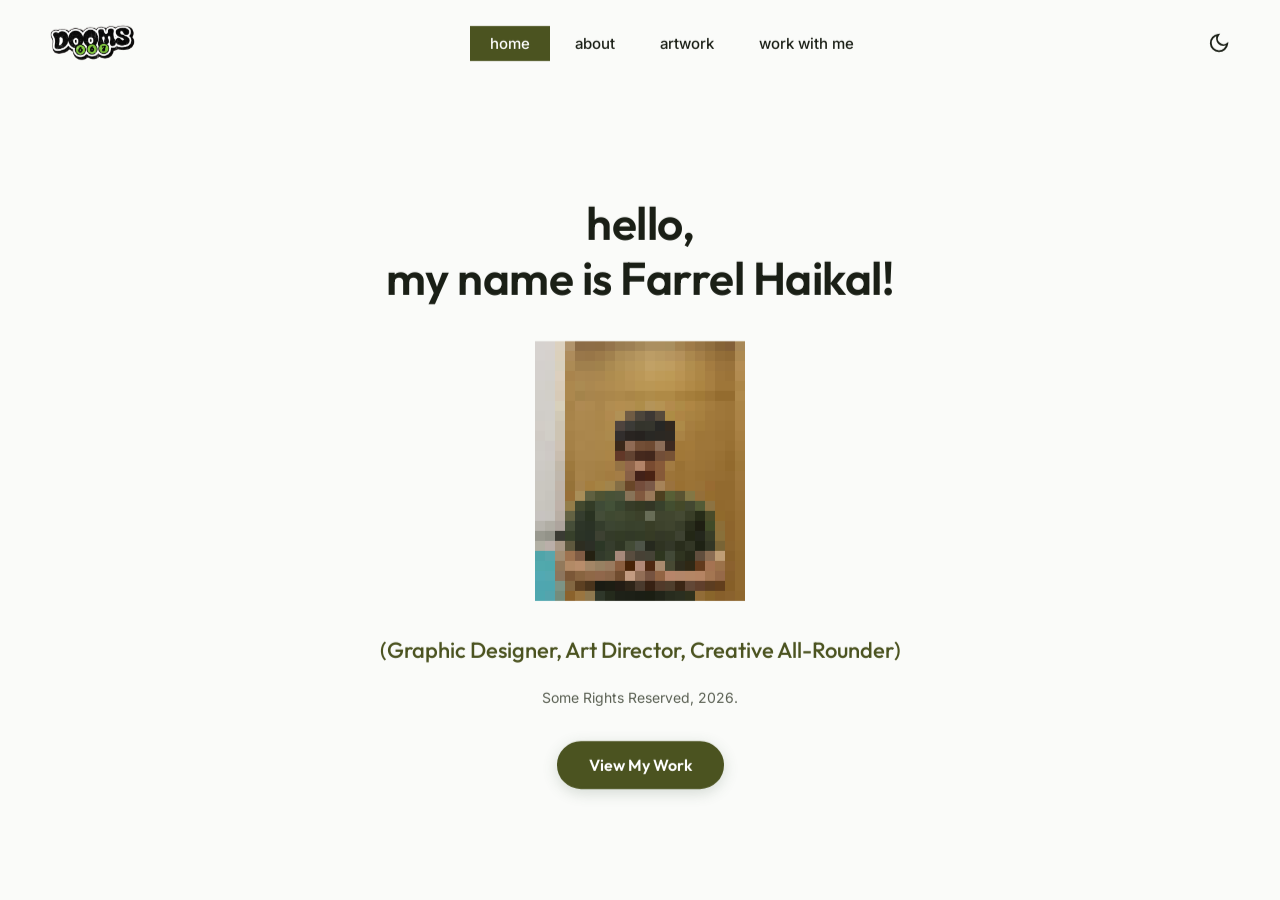
<file: index.html>
<!DOCTYPE html>
<html lang="id">
<head>
    <meta charset="UTF-8">
    <meta name="viewport" content="width=device-width, initial-scale=1.0">
    <title>Farrel Haikal - Portofolio</title>
    
    <!-- Kode untuk memanggil Favicon -->
    <link rel="icon" type="image/png" href="favicon.png">
    <meta name="view-transition" content="same-origin">
    <link href="https://fonts.googleapis.com/css2?family=Inter:wght@400;500&family=Outfit:wght@400;600;800&display=swap" rel="stylesheet">
    <link rel="stylesheet" href="style.css">
</head>
<body>
    <script>
        if (localStorage.getItem('theme') === 'dark') {
            document.body.classList.add('dark-mode');
        }
    </script>
    <nav class="navbar">
        <div class="logo">
            <a href="index.html">
                <img src="img/logo-dooms.png" alt="Dooms Logo" class="nav-logo">
            </a>
        </div>
        <ul class="nav-links">
            <li><a href="index.html" class="active">home</a></li>
            <li><a href="about.html">about</a></li>
            <li><a href="artwork.html">artwork</a></li>
            <li><a href="contact.html">work with me</a></li>
        </ul>
        <!-- Tombol Dark Mode Toggle -->
        <div class="theme-toggle" id="theme-toggle" style="cursor: pointer; display: flex; align-items: center; color: var(--nav-text);">
            <!-- Ikon Bulan (Untuk mode terang) -->
            <svg id="moon-icon" width="22" height="22" viewBox="0 0 24 24" fill="none" stroke="currentColor" stroke-width="2">
                <path d="M21 12.79A9 9 0 1 1 11.21 3 7 7 0 0 0 21 12.79z"></path>
            </svg>
            <!-- Ikon Matahari (Untuk mode gelap - disembunyikan awalnya) -->
            <svg id="sun-icon" width="22" height="22" viewBox="0 0 24 24" fill="none" stroke="currentColor" stroke-width="2" style="display: none;">
                <circle cx="12" cy="12" r="5"></circle>
                <line x1="12" y1="1" x2="12" y2="3"></line>
                <line x1="12" y1="21" x2="12" y2="23"></line>
                <line x1="4.22" y1="4.22" x2="5.64" y2="5.64"></line>
                <line x1="18.36" y1="18.36" x2="19.78" y2="19.78"></line>
                <line x1="1" y1="12" x2="3" y2="12"></line>
                <line x1="21" y1="12" x2="23" y2="12"></line>
                <line x1="4.22" y1="19.78" x2="5.64" y2="18.36"></line>
                <line x1="18.36" y1="5.64" x2="19.78" y2="4.22"></line>
            </svg>
        </div>
    </nav>

    <main class="main-content">
        <div class="intro-text">
            <h1>hello,<br>my name is Farrel Haikal!</h1>
        </div>

        <div class="profile-image-container">
            <canvas id="pixel-avatar"></canvas>
        </div>

        <div class="details">
            <p class="role">(Graphic Designer, Art Director, Creative All-Rounder)</p>
            <p class="copyright">Some Rights Reserved, 2026.</p>
        </div>

        <div class="hero-actions" style="margin-top: 35px;">
                <a href="artwork.html" class="btn btn-primary">View My Work</a>
        </div>
    </main>

    <script src="theme.js"></script>
    <script src="script.js"></script>
</body>
</html>
</file>
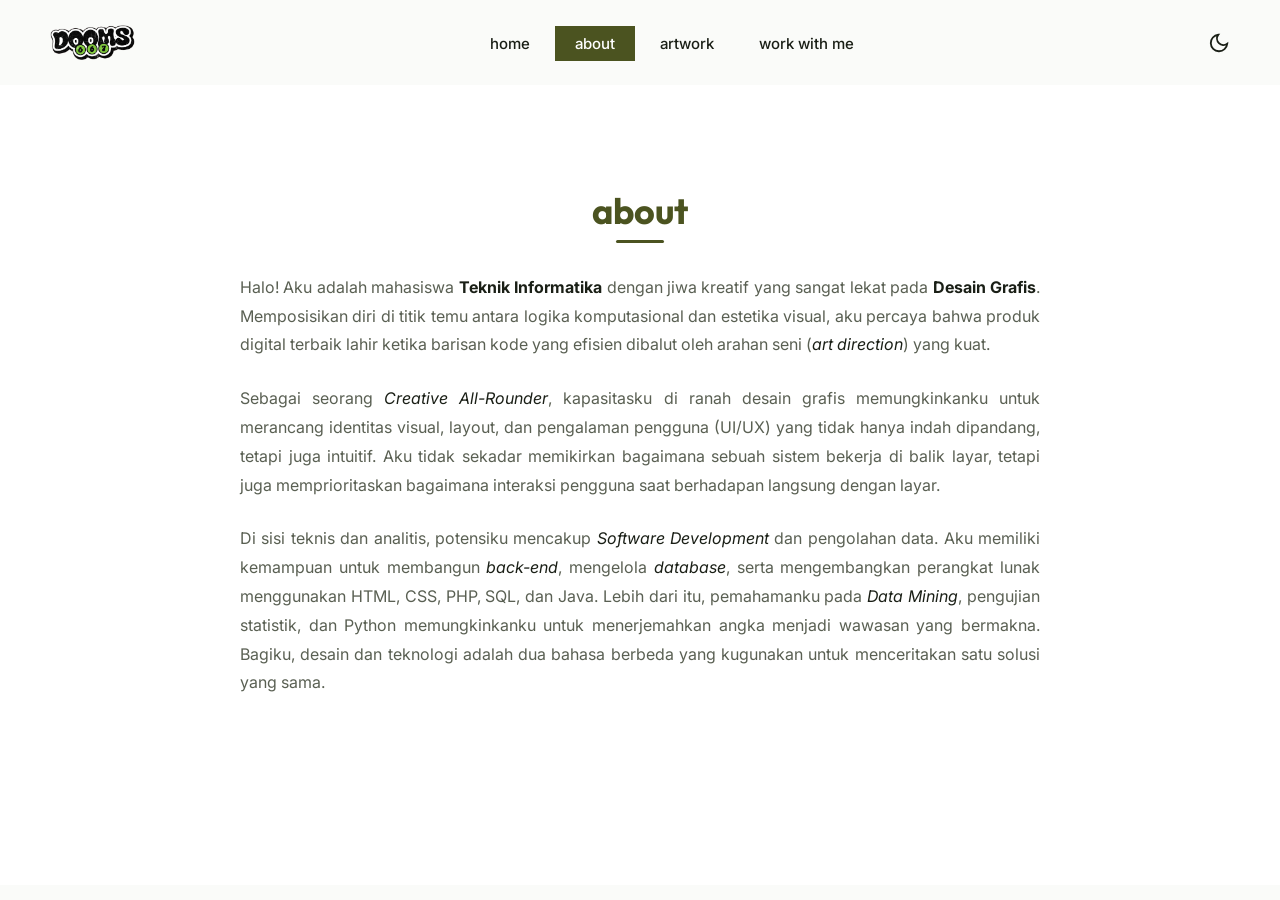
<file: about.html>
<!DOCTYPE html>
<html lang="id">
<head>
    <meta charset="UTF-8">
    <meta name="viewport" content="width=device-width, initial-scale=1.0">
    <title>About - Farrel Haikal</title>
    
    <!-- Kode untuk memanggil Favicon -->
    <link rel="icon" type="image/png" href="favicon.png">
    <meta name="view-transition" content="same-origin">
    <link href="https://fonts.googleapis.com/css2?family=Inter:wght@400;500&family=Outfit:wght@400;600;800&display=swap" rel="stylesheet">
    <link rel="stylesheet" href="style.css">
</head>
<body>
    <script>
        if (localStorage.getItem('theme') === 'dark') {
            document.body.classList.add('dark-mode');
        }
    </script>
    
    <nav class="navbar">
        <div class="logo">
            <a href="index.html">
                <img src="img/logo-dooms.png" alt="Dooms Logo" class="nav-logo">
            </a>
        </div>
        <ul class="nav-links">
            <li><a href="index.html">home</a></li>
            <li><a href="about.html" class="active">about</a></li>
            <li><a href="artwork.html">artwork</a></li>
            <li><a href="contact.html">work with me</a></li>
        </ul>
        <!-- Tombol Dark Mode Toggle -->
        <div class="theme-toggle" id="theme-toggle" style="cursor: pointer; display: flex; align-items: center; color: var(--nav-text);">
            <!-- Ikon Bulan (Untuk mode terang) -->
            <svg id="moon-icon" width="22" height="22" viewBox="0 0 24 24" fill="none" stroke="currentColor" stroke-width="2">
                <path d="M21 12.79A9 9 0 1 1 11.21 3 7 7 0 0 0 21 12.79z"></path>
            </svg>
            <!-- Ikon Matahari (Untuk mode gelap - disembunyikan awalnya) -->
            <svg id="sun-icon" width="22" height="22" viewBox="0 0 24 24" fill="none" stroke="currentColor" stroke-width="2" style="display: none;">
                <circle cx="12" cy="12" r="5"></circle>
                <line x1="12" y1="1" x2="12" y2="3"></line>
                <line x1="12" y1="21" x2="12" y2="23"></line>
                <line x1="4.22" y1="4.22" x2="5.64" y2="5.64"></line>
                <line x1="18.36" y1="18.36" x2="19.78" y2="19.78"></line>
                <line x1="1" y1="12" x2="3" y2="12"></line>
                <line x1="21" y1="12" x2="23" y2="12"></line>
                <line x1="4.22" y1="19.78" x2="5.64" y2="18.36"></line>
                <line x1="18.36" y1="5.64" x2="19.78" y2="4.22"></line>
            </svg>
        </div>
    </nav>

    <section class="about-section" style="padding-top: 40px; min-height: calc(100vh - 100px);">
        <div class="about-container">
            <h2 class="section-title">about</h2>
            
            <div class="about-content">
                <p>
                    Halo! Aku adalah mahasiswa <strong>Teknik Informatika</strong> dengan jiwa kreatif yang sangat lekat pada <strong>Desain Grafis</strong>. Memposisikan diri di titik temu antara logika komputasional dan estetika visual, aku percaya bahwa produk digital terbaik lahir ketika barisan kode yang efisien dibalut oleh arahan seni (<em>art direction</em>) yang kuat.
                </p>
                <p>
                    Sebagai seorang <em>Creative All-Rounder</em>, kapasitasku di ranah desain grafis memungkinkanku untuk merancang identitas visual, layout, dan pengalaman pengguna (UI/UX) yang tidak hanya indah dipandang, tetapi juga intuitif. Aku tidak sekadar memikirkan bagaimana sebuah sistem bekerja di balik layar, tetapi juga memprioritaskan bagaimana interaksi pengguna saat berhadapan langsung dengan layar.
                </p>
                <p>
                    Di sisi teknis dan analitis, potensiku mencakup <em>Software Development</em> dan pengolahan data. Aku memiliki kemampuan untuk membangun <em>back-end</em>, mengelola <em>database</em>, serta mengembangkan perangkat lunak menggunakan HTML, CSS, PHP, SQL, dan Java. Lebih dari itu, pemahamanku pada <em>Data Mining</em>, pengujian statistik, dan Python memungkinkanku untuk menerjemahkan angka menjadi wawasan yang bermakna. Bagiku, desain dan teknologi adalah dua bahasa berbeda yang kugunakan untuk menceritakan satu solusi yang sama.
                </p>
            </div>
        </div>
    </section>

    <script src="theme.js"></script>
</body>
</html>
</file>
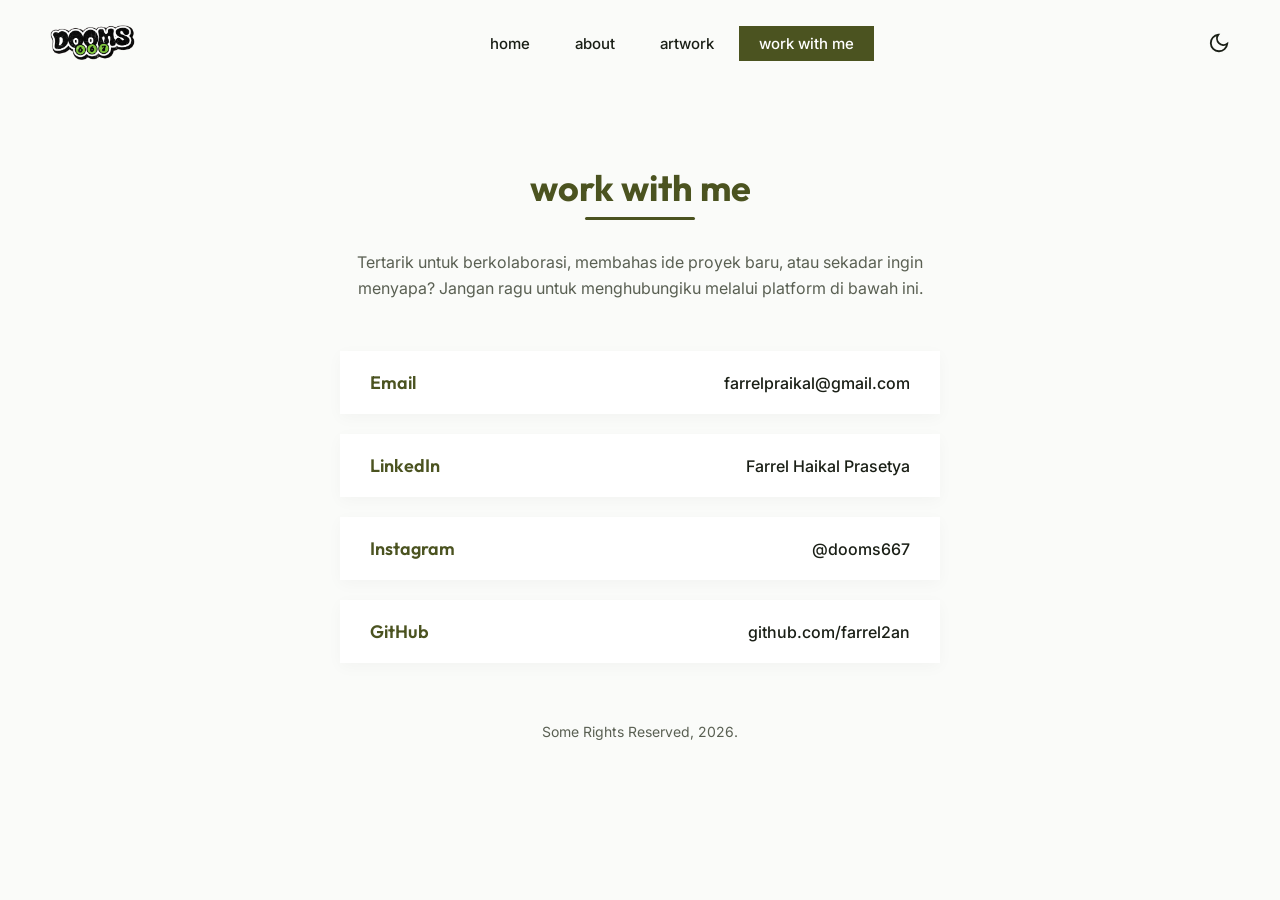
<file: contact.html>
<!DOCTYPE html>
<html lang="id">
<head>
    <meta charset="UTF-8">
    <meta name="viewport" content="width=device-width, initial-scale=1.0">
    <title>Contact - Farrel Haikal</title>
    
    <!-- Kode untuk memanggil Favicon -->
    <link rel="icon" type="image/png" href="favicon.png">
    <meta name="view-transition" content="same-origin">
    <link href="https://fonts.googleapis.com/css2?family=Inter:wght@400;500&family=Outfit:wght@400;600;800&display=swap" rel="stylesheet">
    <link rel="stylesheet" href="style.css">
</head>
<body>
    <script>
        if (localStorage.getItem('theme') === 'dark') {
            document.body.classList.add('dark-mode');
        }
    </script>
    
    <!-- Navigasi Utama -->
    <nav class="navbar">
        <div class="logo">
            <a href="index.html">
                <img src="img/logo-dooms.png" alt="Dooms Logo" class="nav-logo">
            </a>
        </div>
        <ul class="nav-links">
            <li><a href="index.html">home</a></li>
            <li><a href="about.html">about</a></li>
            <li><a href="artwork.html">artwork</a></li>
            <li><a href="contact.html" class="active">work with me</a></li>
        </ul>
        <!-- Tombol Dark Mode Toggle -->
        <div class="theme-toggle" id="theme-toggle" style="cursor: pointer; display: flex; align-items: center; color: var(--nav-text);">
            <!-- Ikon Bulan (Untuk mode terang) -->
            <svg id="moon-icon" width="22" height="22" viewBox="0 0 24 24" fill="none" stroke="currentColor" stroke-width="2">
                <path d="M21 12.79A9 9 0 1 1 11.21 3 7 7 0 0 0 21 12.79z"></path>
            </svg>
            <!-- Ikon Matahari (Untuk mode gelap - disembunyikan awalnya) -->
            <svg id="sun-icon" width="22" height="22" viewBox="0 0 24 24" fill="none" stroke="currentColor" stroke-width="2" style="display: none;">
                <circle cx="12" cy="12" r="5"></circle>
                <line x1="12" y1="1" x2="12" y2="3"></line>
                <line x1="12" y1="21" x2="12" y2="23"></line>
                <line x1="4.22" y1="4.22" x2="5.64" y2="5.64"></line>
                <line x1="18.36" y1="18.36" x2="19.78" y2="19.78"></line>
                <line x1="1" y1="12" x2="3" y2="12"></line>
                <line x1="21" y1="12" x2="23" y2="12"></line>
                <line x1="4.22" y1="19.78" x2="5.64" y2="18.36"></line>
                <line x1="18.36" y1="5.64" x2="19.78" y2="4.22"></line>
            </svg>
        </div>
    </nav>

    <!-- Bagian Work With Me -->
    <section class="contact-section">
        <div class="contact-container">
            <h2 class="section-title">work with me</h2>
            <p class="contact-desc">
                Tertarik untuk berkolaborasi, membahas ide proyek baru, atau sekadar ingin menyapa? Jangan ragu untuk menghubungiku melalui platform di bawah ini.
            </p>
            
            <div class="contact-links">
                <!-- Tautan Email -->
                <a href="mailto:farrelpraikal@gmail.com" class="contact-item">
                    <span class="contact-label">Email</span>
                    <span class="contact-value">farrelpraikal@gmail.com</span>
                </a>
                
                <!-- Tautan LinkedIn -->
                <a href="https://www.linkedin.com/in/farrel-haikal-5866712b6?utm_source=share_via&utm_content=profile&utm_medium=member_android" target="_blank" class="contact-item">
                    <span class="contact-label">LinkedIn</span>
                    <span class="contact-value">Farrel Haikal Prasetya</span>
                </a>
                
                <!-- Tautan Instagram -->
                <a href="https://instagram.com/dooms667" target="_blank" class="contact-item">
                    <span class="contact-label">Instagram</span>
                    <span class="contact-value">@dooms667</span>
                </a>
                
                <!-- Tautan GitHub / Behance (Opsional) -->
                <a href="https://github.com/farrel2an" target="_blank" class="contact-item">
                    <span class="contact-label">GitHub</span>
                    <span class="contact-value">github.com/farrel2an</span>
                </a>
            </div>
            
            <div class="details" style="margin-top: 60px;">
                <p class="copyright">Some Rights Reserved, 2026.</p>
            </div>
        </div>
    </section>

    <script src="theme.js"></script>
</body>
</html>
</file>
<file: style.css>
:root {
    --army-green: #4B5320;
    --soft-white: #FAFBF9;
    --text-dark: #1A1F16;
    --text-muted: #5A6053;
    --surface: #FFFFFF;
    --surface-alt: #F7F7F2;
    --page-bg: var(--soft-white);
    --page-text: var(--text-dark);
    --page-muted: var(--text-muted);
    --nav-text: var(--text-dark);
    --card-shadow: rgba(0, 0, 0, 0.03);
}

* {
    margin: 0;
    padding: 0;
    box-sizing: border-box;
}

body {
    background-color: var(--page-bg);
    color: var(--page-text);
    font-family: 'Inter', sans-serif;
    min-height: 100dvh;
    display: flex;
    flex-direction: column;
    /* Transisi background & color dihapus dari sini agar View Transition berjalan sempurna */
    animation: pageFadeIn 0.5s cubic-bezier(0.25, 0.8, 0.25, 1) forwards;
    will-change: transform, opacity;
}

::view-transition-new(root), 
::view-transition-old(root) {
    will-change: clip-path;
}

body.dark-mode {
    --page-bg: #121812;
    --page-text: #F5EEDC;
    --page-muted: #C0C7B3;
    --surface: #1A2218;
    --surface-alt: #212A1E;
    --nav-text: #F7F0E0;
    --card-shadow: rgba(0, 0, 0, 0.42);
    --text-dark: #F5EEDC;
    --text-muted: #C0C7B3;
    --army-green: #9CAC68;
}

/* --- Navigasi --- */
.nav-logo {
    height: 35px; 
    width: auto;
    display: block;
    object-fit: contain;
    transition: transform 0.3s ease;
}

.logo:hover .nav-logo {
    transform: scale(1.05);
}

.navbar {
    display: flex;
    justify-content: space-between;
    align-items: center;
    padding: 25px 50px;
    width: 100%;
}

.nav-links {
    display: flex;
    list-style: none;
    align-items: center;
    gap: 5px;
}

.nav-links li a {
    text-decoration: none;
    color: var(--nav-text);
    font-size: 15px;
    font-weight: 500;
    padding: 8px 20px;
    transition: all 0.2s ease;
}

.nav-links li a.active {
    background-color: var(--army-green);
    color: #FFFFFF;
}

.nav-links li a:hover:not(.active) {
    color: var(--army-green);
}

.search-icon {
    cursor: pointer;
    display: flex;
    align-items: center;
}

/* Layout Konten Tengah (Home) */
.main-content {
    flex: 1;
    display: flex;
    flex-direction: column;
    justify-content: center;
    align-items: center;
    text-align: center;
    padding: 20px;
}

.intro-text h1 {
    font-family: 'Outfit', sans-serif;
    font-size: 46px;
    font-weight: 600;
    line-height: 1.2;
    letter-spacing: -0.5px;
    margin-bottom: 35px;
}

/* Pengaturan Foto & Pembuat Efek Pixelated */
.profile-image-container {
    width: 210px;
    height: 260px;
    overflow: hidden;
    margin-bottom: 35px;
    display: flex;
    justify-content: center;
    align-items: center;
}

.profile-image-container img {
    width: 100%;
    height: 100%;
    object-fit: cover;
    display: block;
    transition: opacity 0.6s ease;
    transform: scale(1.12);
}

canvas#pixel-avatar {
    width: 100%;
    height: 100%;
    object-fit: cover;
    image-rendering: pixelated; 
    image-rendering: crisp-edges;
}

/* Detail Teks Bawah */
.details .role {
    font-family: 'Outfit', sans-serif;
    font-size: 22px;
    color: var(--army-green);
    margin-bottom: 25px;
    font-weight: 500;
}

.details .copyright {
    font-size: 14px;
    color: var(--text-muted);
}

/* --- Tombol Aksi (Home) --- */
.hero-actions {
    display: flex;
    gap: 15px;
    justify-content: center;
    align-items: center;
}

.btn {
    font-family: 'Outfit', sans-serif;
    font-size: 16px;
    font-weight: 600;
    padding: 12px 30px;
    border-radius: 50px;
    text-decoration: none;
    transition: all 0.3s cubic-bezier(0.25, 0.8, 0.25, 1);
    cursor: pointer;
    display: inline-block;
}

.btn-primary {
    background-color: var(--army-green);
    color: #FFFFFF;
    border: 2px solid var(--army-green);
    box-shadow: 0 4px 15px rgba(58, 90, 64, 0.2);
}

.btn-primary:hover {
    background-color: transparent;
    color: var(--army-green);
    transform: translateY(-3px);
    box-shadow: 0 8px 20px rgba(58, 90, 64, 0.3);
}

.btn-outline {
    background-color: transparent;
    color: var(--page-text);
    border: 2px solid var(--page-muted);
}

.btn-outline:hover {
    border-color: var(--army-green);
    color: var(--army-green);
    transform: translateY(-3px);
}

/* --- Bagian About --- */
.about-section {
    padding: 100px 5%;
    background-color: var(--surface);
    display: flex;
    justify-content: center;
    align-items: center;
    min-height: 80vh;
}

.about-container {
    max-width: 800px;
    text-align: center;
}

.section-title {
    font-family: 'Outfit', sans-serif;
    font-size: 36px;
    color: var(--army-green);
    margin-bottom: 40px;
    position: relative;
    display: inline-block;
}

.section-title::after {
    content: '';
    position: absolute;
    width: 50%;
    height: 3px;
    background-color: var(--army-green);
    bottom: -10px;
    left: 25%;
    border-radius: 2px;
}

.about-content p {
    font-size: 16px;
    line-height: 1.8;
    color: var(--page-muted);
    margin-bottom: 25px;
    text-align: justify;
}

.about-content strong, .about-content em {
    color: var(--page-text);
}

/* --- Bagian Artwork --- */
.artwork-section {
    padding: 60px 5% 100px 5%;
    background-color: var(--page-bg);
}

.container {
    max-width: 900px;
    margin: 0 auto;
    text-align: center;
}

.featured-artwork {
    max-width: 500px;
    margin: 0 auto 80px auto;
    text-align: center; 
}

.slider-container {
    position: relative;
    width: 100%;
    overflow: hidden;
    background-color: transparent; 
    border-radius: 0px; 
}

.ratio-3-4 { aspect-ratio: 3 / 4; }
.ratio-1-1 { aspect-ratio: 1 / 1; }
.ratio-16-9 { aspect-ratio: 16 / 9; }

.slider-track {
    display: flex;
    height: 100%;
    width: 100%;
    transition: transform 0.5s ease-in-out;
}

.slide {
    min-width: 100%;
    height: 100%;
    display: flex;
    justify-content: center;
    align-items: center;
}

.slide img, .slide video {
    width: 100%;
    height: 100%;
    object-fit: contain;
}

/* Tombol Slider */
.slider-btn {
    position: absolute;
    top: 50%;
    transform: translateY(-50%);
    background: rgba(255, 255, 255, 0.9);
    color: var(--army-green);
    border: 1px solid rgba(75, 83, 32, 0.16);
    cursor: pointer;
    width: 44px;
    height: 44px;
    font-size: 18px;
    border-radius: 50%;
    display: flex;
    align-items: center;
    justify-content: center;
    box-shadow: 0 8px 24px rgba(0, 0, 0, 0.12);
    backdrop-filter: blur(8px);
    transition: transform 0.25s ease, box-shadow 0.25s ease, background-color 0.25s ease, color 0.25s ease;
    z-index: 10;
}

.slider-btn:hover {
    transform: translateY(-50%) scale(1.06);
    background-color: rgba(255, 255, 255, 1);
    box-shadow: 0 12px 30px rgba(0, 0, 0, 0.16);
}

.slider-btn:active {
    transform: translateY(-50%) scale(0.96);
}

.prev-btn { left: 15px; }
.next-btn { right: 15px; }

/* Teks Detail Featured */
.featured-meta {
    padding: 25px 10px; 
}

.featured-meta h3 {
    font-family: 'Outfit', sans-serif;
    font-size: 24px;
    font-weight: 800;
    color: var(--army-green);
    margin-bottom: 5px;
}

.featured-meta .role {
    font-size: 14px;
    font-weight: 500;
    color: var(--text-muted);
    margin-bottom: 15px;
    text-transform: uppercase;
    letter-spacing: 1px;
}

.featured-meta .desc {
    font-size: 16px;
    color: var(--page-text);
    line-height: 1.6;
}

/* --- Bagian Contact / Work With Me --- */
.contact-section {
    padding: 80px 5%;
    display: flex;
    justify-content: center;
    align-items: flex-start;
    min-height: calc(100vh - 100px);
    background-color: var(--page-bg);
}

.contact-container {
    max-width: 600px;
    width: 100%;
    text-align: center;
}

.contact-desc {
    font-size: 16px;
    color: var(--page-muted);
    margin-bottom: 50px;
    line-height: 1.6;
}

.contact-links {
    display: flex;
    flex-direction: column;
    gap: 20px;
}

.contact-item {
    display: flex;
    justify-content: space-between;
    align-items: center;
    padding: 20px 30px;
    background-color: var(--surface);
    border-radius: 0px;
    text-decoration: none;
    color: var(--page-text);
    box-shadow: 0 4px 15px var(--card-shadow);
    /* Transisi warna dihapus, hanya menyisakan efek hover bayangan/lompatan */
    transition: transform 0.3s ease, box-shadow 0.3s ease;
}

.contact-item:hover {
    transform: translateY(-5px);
    box-shadow: 0 8px 25px rgba(75, 83, 32, 0.1);
}

.contact-label {
    font-family: 'Outfit', sans-serif;
    font-weight: 600;
    font-size: 18px;
    color: var(--army-green);
}

.contact-value {
    font-size: 16px;
    font-weight: 500;
    color: var(--page-text);
}

.theme-toggle svg {
    transition: opacity 0.4s ease;
}

/* --- Mobile Responsiveness --- */
@media (max-width: 768px) {
    .navbar { 
        flex-direction: column;
        padding: 20px; 
        gap: 15px;
        position: relative;
    }
    .nav-links { 
        display: flex; 
        flex-wrap: wrap;
        justify-content: center;
        gap: 8px;
    }
    .nav-links li a {
        padding: 6px 12px;
        font-size: 13px;
    }
    .theme-toggle {
        position: absolute;
        top: 25px;
        right: 25px;
    }
    .intro-text h1 { font-size: 32px; margin-bottom: 25px; }
    .section-title { font-size: 28px; margin-bottom: 30px; }
    .about-section, .artwork-section, .contact-section { padding: 60px 20px; }
    .about-content p { font-size: 15px; }
    .slider-btn {
        width: 35px;
        height: 35px;
        padding: 0;
        font-size: 14px;
    }
    .prev-btn { left: 5px; }
    .next-btn { right: 5px; }
    .featured-meta h3 { font-size: 20px; }
}

@media (max-width: 480px) {
    .profile-image-container {
        width: 180px;
        height: 220px;
    }
    .hero-actions {
        flex-direction: column;
        width: 100%;
        padding: 0 20px;
        gap: 12px;
    }
    .btn {
        width: 100%;
    }
    .contact-item {
        flex-direction: column;
        gap: 5px;
        text-align: center;
        align-items: center;
        padding: 15px 0;
    }
}

/* --- Pengaturan View Transitions API (Efek Lingkaran) --- */
::view-transition-old(root),
::view-transition-new(root) {
    animation: none;
    mix-blend-mode: normal;
}

::view-transition-new(root) {
    z-index: 1;
}

/* --- Transisi Pindah Halaman yang Smooth --- */
@keyframes pageFadeIn {
    from { 
        opacity: 0; 
        transform: translateY(15px); 
    }
    to { 
        opacity: 1; 
        transform: translateY(0); 
    }
}
</file>
